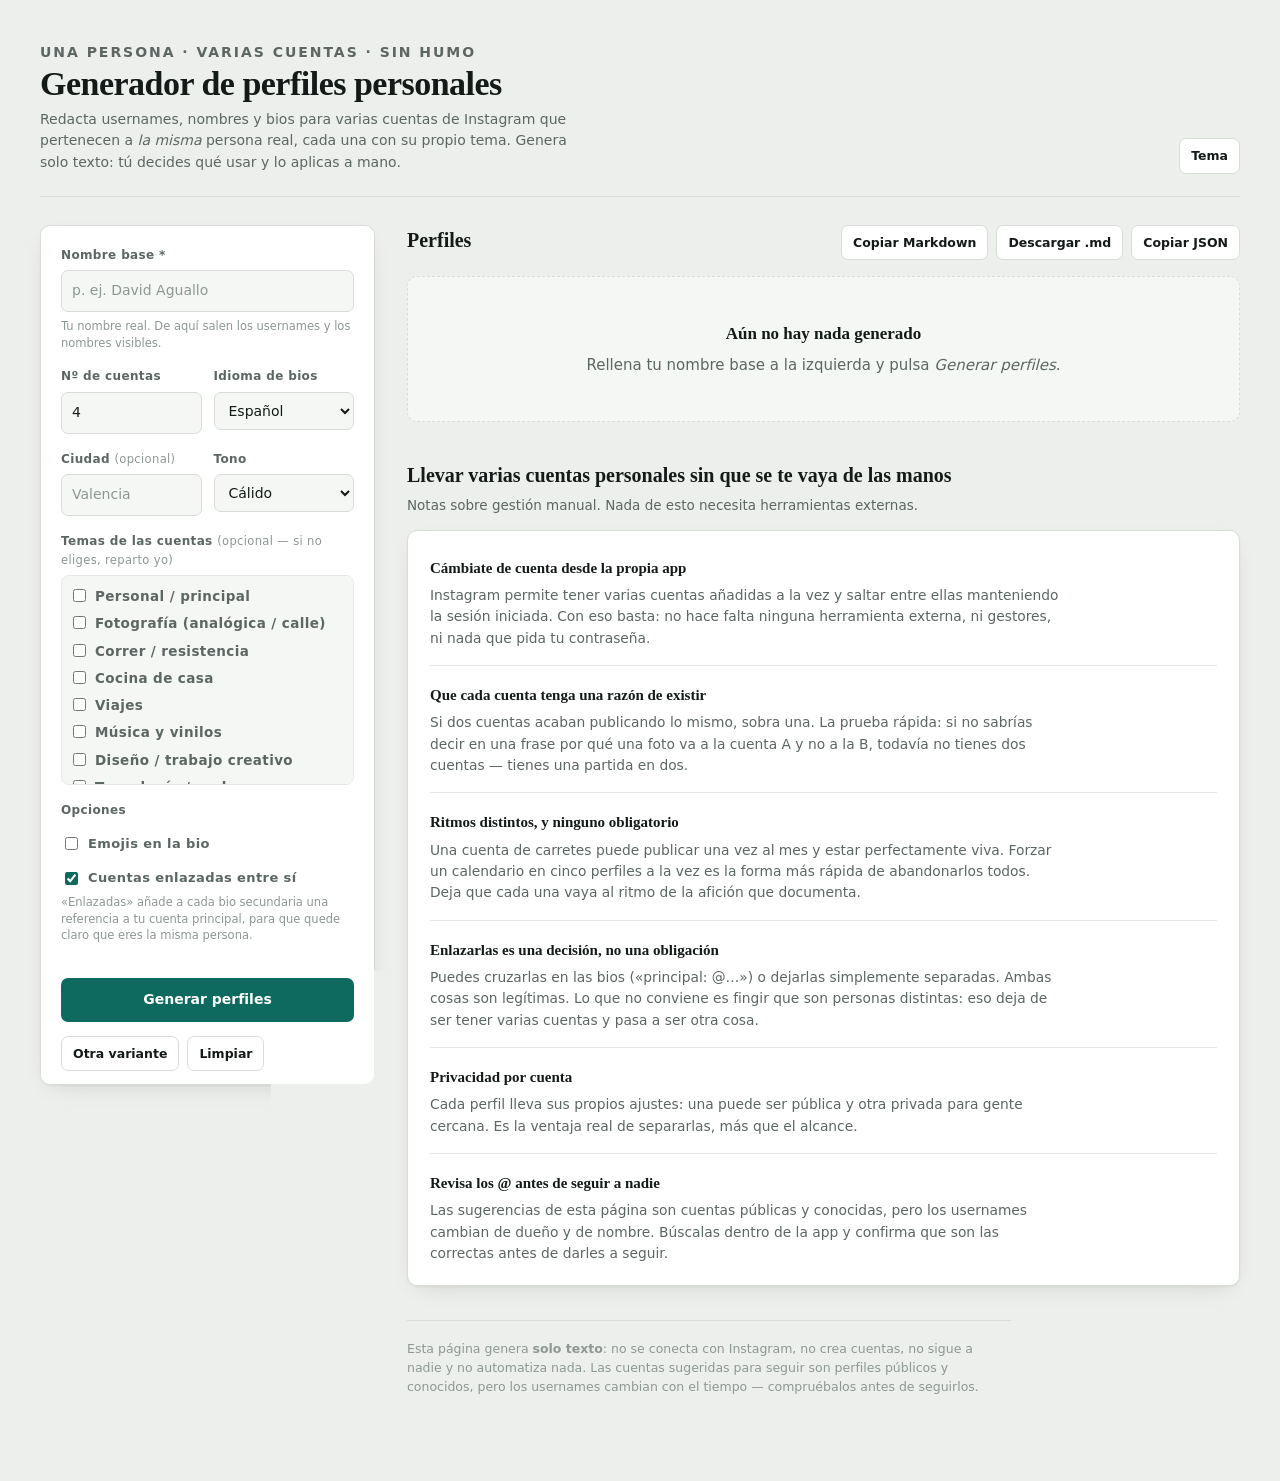
<file: index.html>
<!doctype html>
<html lang="es">
<head>
<meta charset="utf-8">
<meta name="viewport" content="width=device-width, initial-scale=1">
<title>Generador de perfiles — varias cuentas, una misma persona</title>
<meta name="description" content="Genera datos de perfil honestos para varias cuentas personales de Instagram que pertenecen a la misma persona.">
</head>
<body>
<style>
/* ---------- tokens: light is the base, both themes defined at token level ---------- */
:root{
  --ground:#edefec;
  --surface:#ffffff;
  --surface-2:#f5f7f4;
  --ink:#141a18;
  --muted:#5c6663;
  --faint:#8d9793;
  --line:#d8ddd8;
  --line-soft:#e6eae5;
  --accent:#0e6a5e;
  --accent-soft:#dcece8;
  --accent-ink:#0a4d44;
  --warm:#b8642a;
  --warm-soft:#f4e6da;
  --focus-ring:#0e6a5e;
  --on-accent:#ffffff;
  --shadow:0 1px 2px rgba(20,26,24,.05), 0 8px 24px -12px rgba(20,26,24,.18);
}
@media (prefers-color-scheme: dark){
  :root:not([data-theme="light"]){
    --ground:#0f1614;
    --surface:#18211e;
    --surface-2:#131b19;
    --ink:#e6eae7;
    --muted:#96a19d;
    --faint:#717d79;
    --line:#2a3532;
    --line-soft:#212b28;
    --accent:#4fbfa8;
    --accent-soft:#173029;
    --accent-ink:#8fd9c8;
    --warm:#e0955a;
    --warm-soft:#2e2318;
    --focus-ring:#4fbfa8;
    --on-accent:#08211c;
    --shadow:0 1px 2px rgba(0,0,0,.3), 0 8px 24px -12px rgba(0,0,0,.6);
  }
}
:root[data-theme="dark"]{
  --ground:#0f1614;
  --surface:#18211e;
  --surface-2:#131b19;
  --ink:#e6eae7;
  --muted:#96a19d;
  --faint:#717d79;
  --line:#2a3532;
  --line-soft:#212b28;
  --accent:#4fbfa8;
  --accent-soft:#173029;
  --accent-ink:#8fd9c8;
  --warm:#e0955a;
  --warm-soft:#2e2318;
  --focus-ring:#4fbfa8;
  --on-accent:#08211c;
  --shadow:0 1px 2px rgba(0,0,0,.3), 0 8px 24px -12px rgba(0,0,0,.6);
}

*{box-sizing:border-box}
html{-webkit-text-size-adjust:100%}
body{
  margin:0;
  background:var(--ground);
  color:var(--ink);
  font-family:system-ui,-apple-system,"Segoe UI",Roboto,"Helvetica Neue",sans-serif;
  font-size:15px;
  line-height:1.55;
  -webkit-font-smoothing:antialiased;
}
h1,h2,h3{font-family:ui-serif,Georgia,"Iowan Old Style","Palatino Linotype",serif;font-weight:600;text-wrap:balance;margin:0}
code,kbd,.mono{font-family:ui-monospace,"SF Mono",SFMono-Regular,Menlo,Consolas,"Liberation Mono",monospace}
a{color:var(--accent-ink)}
:focus-visible{outline:2px solid var(--focus-ring);outline-offset:2px;border-radius:3px}

/* ---------- shell ---------- */
.wrap{max-width:1240px;margin:0 auto;padding:0 20px 72px}

.masthead{
  display:flex;flex-wrap:wrap;align-items:flex-end;gap:16px 28px;
  padding:36px 0 22px;border-bottom:1px solid var(--line);margin-bottom:28px;
}
.masthead h1{font-size:clamp(24px,3.4vw,34px);letter-spacing:-.015em;line-height:1.15}
.masthead p{margin:6px 0 0;color:var(--muted);max-width:62ch;font-size:14px}
.eyebrow{
  font-size:11px;letter-spacing:.14em;text-transform:uppercase;color:var(--accent-ink);
  font-weight:600;margin:0 0 6px;
}
.mast-side{margin-left:auto;display:flex;gap:8px;align-items:center}

/* ---------- layout ---------- */
.cols{display:grid;grid-template-columns:335px minmax(0,1fr);gap:32px;align-items:start}
@media (max-width:940px){.cols{grid-template-columns:minmax(0,1fr);gap:24px}}
/* grid and flex items default to min-width:auto, so intrinsic input widths
   would otherwise force the track wider than the phone viewport */
.cols > *{min-width:0}

.panel{
  background:var(--surface);border:1px solid var(--line);border-radius:10px;
  padding:20px;box-shadow:var(--shadow);min-width:0;max-width:100%;
}
@media (min-width:941px){.panel.sticky{position:sticky;top:20px;max-height:calc(100vh - 40px);overflow-y:auto}}

.field{display:flex;flex-direction:column;gap:6px;margin-bottom:16px;min-width:0}
.field:last-of-type{margin-bottom:0}
label{font-size:12px;font-weight:600;letter-spacing:.03em;color:var(--muted)}
.hint{font-size:11.5px;color:var(--faint);line-height:1.45}
input[type=text],input[type=number],select,textarea{
  font:inherit;font-size:14px;color:var(--ink);background:var(--surface-2);
  border:1px solid var(--line);border-radius:7px;padding:9px 10px;width:100%;min-width:0;
}
input[type=text]:focus,input[type=number]:focus,select:focus{border-color:var(--accent)}
input[type=text]::placeholder{color:var(--faint)}
.row2{display:grid;grid-template-columns:minmax(0,1fr) minmax(0,1fr);gap:12px}
.row2 > *{min-width:0}

.checks{display:flex;flex-direction:column;gap:9px;border:1px solid var(--line-soft);border-radius:8px;padding:11px;max-height:210px;overflow-y:auto;background:var(--surface-2)}
.check{display:flex;gap:9px;align-items:flex-start;font-size:13.5px;line-height:1.35;cursor:pointer}
.check input{margin:2px 0 0;accent-color:var(--accent);flex:none}
.toggle-row{display:flex;gap:14px;flex-wrap:wrap;margin-top:8px}
.toggle{display:flex;gap:7px;align-items:center;font-size:13px;cursor:pointer}
.toggle input{accent-color:var(--accent)}

.btn{
  font:inherit;font-size:14px;font-weight:600;cursor:pointer;
  border-radius:7px;padding:10px 15px;border:1px solid transparent;
  transition:background .12s ease,border-color .12s ease,color .12s ease;
}
.btn-primary{background:var(--accent);color:var(--on-accent);width:100%}
.btn-primary:hover{filter:brightness(1.08)}
.btn-ghost{background:var(--surface);color:var(--ink);border-color:var(--line)}
.btn-ghost:hover{background:var(--surface-2);border-color:var(--accent)}
.btn-sm{padding:7px 11px;font-size:12.5px;font-weight:600}
.btn-row{display:flex;gap:8px;flex-wrap:wrap;margin-top:14px}

.err{color:var(--warm);font-size:12.5px;margin-top:8px;display:none}
.err.on{display:block}

/* ---------- results ---------- */
.results-head{display:flex;flex-wrap:wrap;gap:12px;align-items:baseline;margin-bottom:16px}
.results-head h2{font-size:20px}
.count{font-size:12.5px;color:var(--muted);font-variant-numeric:tabular-nums}
.export-row{margin-left:auto;display:flex;gap:8px;flex-wrap:wrap}

.empty{
  border:1px dashed var(--line);border-radius:10px;padding:44px 24px;text-align:center;
  color:var(--muted);background:var(--surface-2);
}
.empty strong{display:block;color:var(--ink);font-family:ui-serif,Georgia,serif;font-size:17px;margin-bottom:6px;font-weight:600}

.cards{display:flex;flex-direction:column;gap:14px}
.card{
  background:var(--surface);border:1px solid var(--line);border-radius:10px;
  padding:18px 20px 20px;box-shadow:var(--shadow);
}
.card-top{display:flex;gap:14px;align-items:flex-start;padding-bottom:12px;border-bottom:1px solid var(--line-soft)}
.num{
  font-family:ui-monospace,Menlo,monospace;font-size:11px;font-weight:600;
  color:var(--accent-ink);background:var(--accent-soft);border-radius:5px;
  padding:4px 7px;flex:none;letter-spacing:.05em;margin-top:2px;
}
.id{min-width:0;flex:1}
.card,.notes,.tbl-scroll,.empty{min-width:0;max-width:100%}
.handle{font-family:ui-monospace,Menlo,Consolas,monospace;font-size:16px;font-weight:600;letter-spacing:-.01em;word-break:break-all}
.dname{font-family:ui-serif,Georgia,serif;font-size:14.5px;color:var(--muted);margin-top:1px}
.copy-h{flex:none}

.bio{
  font-size:14.5px;margin:13px 0 0;padding:11px 13px;background:var(--surface-2);
  border-left:2px solid var(--accent);border-radius:0 7px 7px 0;
}
.bio-meta{font-size:11px;color:var(--faint);margin-top:5px;font-variant-numeric:tabular-nums}
.sect{margin-top:15px}
.sect h4{
  font-size:10.5px;text-transform:uppercase;letter-spacing:.13em;color:var(--faint);
  margin:0 0 6px;font-weight:700;font-family:inherit;
}
.focus{margin:0;font-size:13.8px;color:var(--muted)}
.chips{display:flex;flex-wrap:wrap;gap:6px}
.chip{
  font-family:ui-monospace,Menlo,monospace;font-size:12px;
  background:var(--surface-2);border:1px solid var(--line-soft);border-radius:20px;
  padding:4px 10px;color:var(--ink);
}
.tag{
  display:inline-block;font-size:11px;font-weight:600;letter-spacing:.04em;
  color:var(--warm);background:var(--warm-soft);border-radius:5px;padding:3px 8px;
}

/* ---------- table + notes ---------- */
.block{margin-top:38px}
.block > h2{font-size:20px;margin-bottom:4px}
.block > p.lede{color:var(--muted);font-size:13.5px;margin:0 0 14px;max-width:70ch}
.tbl-scroll{overflow-x:auto;border:1px solid var(--line);border-radius:10px;background:var(--surface)}
table{border-collapse:collapse;width:100%;min-width:720px;font-size:13.3px}
th,td{text-align:left;padding:10px 13px;border-bottom:1px solid var(--line-soft);vertical-align:top}
th{
  font-size:10.5px;text-transform:uppercase;letter-spacing:.11em;color:var(--faint);
  background:var(--surface-2);font-weight:700;white-space:nowrap;
}
tbody tr:last-child td{border-bottom:0}
td.h{font-family:ui-monospace,Menlo,monospace;white-space:nowrap;font-weight:600}

.notes{
  background:var(--surface);border:1px solid var(--line);border-radius:10px;
  padding:8px 22px 20px;box-shadow:var(--shadow);
}
.notes h3{font-size:15px;margin:18px 0 5px}
.notes p{margin:0;color:var(--muted);font-size:13.8px;max-width:72ch}
.notes .rule{height:1px;background:var(--line-soft);margin:16px 0 0}
.notes .rule:first-of-type{display:none}

.foot{margin-top:34px;padding-top:18px;border-top:1px solid var(--line);color:var(--faint);font-size:12.5px;max-width:76ch}

.toast{
  position:fixed;left:50%;bottom:26px;transform:translate(-50%,14px);
  background:var(--ink);color:var(--ground);padding:9px 17px;border-radius:7px;
  font-size:13px;font-weight:600;opacity:0;pointer-events:none;transition:opacity .18s ease,transform .18s ease;z-index:50;
}
.toast.on{opacity:1;transform:translate(-50%,0)}
@media (prefers-reduced-motion:reduce){*{transition:none!important;animation:none!important}}

/* ---------- small screens ---------- */
@media (max-width:640px){
  .wrap{padding:0 14px 56px}
  .masthead{padding:22px 0 16px;margin-bottom:20px;align-items:flex-start}
  .mast-side{margin-left:0}
  /* iOS zooms the viewport on focus when inputs are under 16px */
  input[type=text],input[type=number],select{font-size:16px;padding:11px 11px}
  .panel{padding:16px}
  .card{padding:16px 15px 18px}
  .card-top{gap:10px}
  .handle{font-size:15px}
  .checks{max-height:none}
  .btn{padding:12px 15px}
  .btn-sm{padding:9px 12px}
  .export-row{margin-left:0;width:100%}
  .export-row .btn{flex:1 1 auto}
  .results-head{gap:8px}
  .notes{padding:6px 16px 16px}
}
</style>

<div class="wrap">

  <header class="masthead">
    <div>
      <p class="eyebrow">Una persona · varias cuentas · sin humo</p>
      <h1>Generador de perfiles personales</h1>
      <p>Redacta usernames, nombres y bios para varias cuentas de Instagram que pertenecen a <em>la misma</em> persona real, cada una con su propio tema. Genera solo texto: tú decides qué usar y lo aplicas a mano.</p>
    </div>
    <div class="mast-side">
      <button class="btn btn-ghost btn-sm" id="theme" type="button" aria-label="Cambiar tema">Tema</button>
    </div>
  </header>

  <div class="cols">

    <!-- ---------------- controls ---------------- -->
    <form class="panel sticky" id="form" autocomplete="off" novalidate>
      <div class="field">
        <label for="name">Nombre base <span aria-hidden="true">*</span></label>
        <input type="text" id="name" placeholder="p. ej. David Aguallo" required>
        <span class="hint">Tu nombre real. De aquí salen los usernames y los nombres visibles.</span>
      </div>

      <div class="row2">
        <div class="field">
          <label for="count">Nº de cuentas</label>
          <input type="number" id="count" value="4" min="1" max="12">
        </div>
        <div class="field">
          <label for="lang">Idioma de bios</label>
          <select id="lang">
            <option value="es" selected>Español</option>
            <option value="en">English</option>
          </select>
        </div>
      </div>

      <div class="row2">
        <div class="field">
          <label for="city">Ciudad <span class="hint" style="font-weight:400">(opcional)</span></label>
          <input type="text" id="city" placeholder="Valencia">
        </div>
        <div class="field">
          <label for="tone">Tono</label>
          <select id="tone">
            <option value="minimo">Mínimo</option>
            <option value="calido" selected>Cálido</option>
            <option value="seco">Seco</option>
            <option value="jugueton">Juguetón</option>
          </select>
        </div>
      </div>

      <div class="field">
        <label>Temas de las cuentas <span class="hint" style="font-weight:400">(opcional — si no eliges, reparto yo)</span></label>
        <div class="checks" id="niches"></div>
      </div>

      <div class="field">
        <label>Opciones</label>
        <div class="toggle-row">
          <label class="toggle"><input type="checkbox" id="emoji"> Emojis en la bio</label>
          <label class="toggle"><input type="checkbox" id="linked" checked> Cuentas enlazadas entre sí</label>
        </div>
        <span class="hint">«Enlazadas» añade a cada bio secundaria una referencia a tu cuenta principal, para que quede claro que eres la misma persona.</span>
      </div>

      <button class="btn btn-primary" type="submit" style="margin-top:18px">Generar perfiles</button>
      <p class="err" id="err">Escribe un nombre base para empezar.</p>
      <div class="btn-row">
        <button class="btn btn-ghost btn-sm" type="button" id="btn-reshuffle">Otra variante</button>
        <button class="btn btn-ghost btn-sm" type="button" id="btn-reset">Limpiar</button>
      </div>
    </form>

    <!-- ---------------- results ---------------- -->
    <main>
      <div class="results-head">
        <h2>Perfiles</h2>
        <span class="count" id="count-label"></span>
        <div class="export-row" id="exports" hidden>
          <button class="btn btn-ghost btn-sm" type="button" id="cp-md">Copiar Markdown</button>
          <button class="btn btn-ghost btn-sm" type="button" id="dl-md">Descargar .md</button>
          <button class="btn btn-ghost btn-sm" type="button" id="cp-json">Copiar JSON</button>
        </div>
      </div>

      <div id="out">
        <div class="empty">
          <strong>Aún no hay nada generado</strong>
          Rellena tu nombre base a la izquierda y pulsa <em>Generar perfiles</em>.
        </div>
      </div>

      <section class="block" id="tbl-block" hidden>
        <h2>Tabla resumen</h2>
        <p class="lede">Las mismas cuentas en una vista compacta, para revisarlas de un vistazo antes de decidir cuáles te quedas.</p>
        <div class="tbl-scroll">
          <table>
            <thead><tr><th>Username</th><th>Nombre visible</th><th>Bio</th><th>Enfoque</th></tr></thead>
            <tbody id="tbody"></tbody>
          </table>
        </div>
      </section>

      <section class="block">
        <h2>Llevar varias cuentas personales sin que se te vaya de las manos</h2>
        <p class="lede">Notas sobre gestión manual. Nada de esto necesita herramientas externas.</p>
        <div class="notes" id="notes"></div>
      </section>

      <p class="foot">
        Esta página genera <strong>solo texto</strong>: no se conecta con Instagram, no crea cuentas, no sigue a nadie y no automatiza nada. Las cuentas sugeridas para seguir son perfiles públicos y conocidos, pero los usernames cambian con el tiempo — compruébalos antes de seguirlos.
      </p>
    </main>
  </div>
</div>

<div class="toast" id="toast" role="status" aria-live="polite"></div>

<script>
"use strict";

/* ============================ data ============================ */

const NICHES = {
  general: {
    label:"Personal / principal", emoji:"🙂", tokens:["","real","aqui","daily"],
    frag:{
      es:["lo que me da la gana","fotos sin criterio","cuaderno abierto","la vida a ratos","aquí lo normal","sin tema fijo"],
      en:["whatever I feel like","photos with no filter policy","open notebook","life in fragments","nothing curated","no fixed theme"]
    },
    focus:{
      es:"La cuenta madre: gente, comidas, viajes cortos y lo que pase. Es la que enseñas cuando alguien te pregunta cuál es tu Instagram.",
      en:"The home base: people, meals, short trips, whatever happens. This is the one you give out when someone asks for your Instagram."
    },
    follows:["@natgeo","@nasa","@humansofny","@nytimes","@bbc","@thedodo","@spotify","@ted"]
  },
  photography: {
    label:"Fotografía (analógica / calle)", emoji:"📷", tokens:["shoots","onfilm","frames","35mm","carrete"],
    frag:{
      es:["35mm y paciencia","reveladas en casa","luz de las siete de la tarde","un carrete al mes","casi todo en blanco y negro","calle, sobre todo"],
      en:["35mm and patience","developed at home","seven o'clock light","one roll a month","mostly black and white","street, mainly"]
    },
    focus:{
      es:"Solo fotografía, y sin explicaciones largas debajo. Publica poco y por tandas, cuando termina un carrete.",
      en:"Photography only, with no long captions underneath. Posts rarely and in batches, whenever a roll finishes."
    },
    follows:["@natgeo","@magnumphotos","@leica_camera","@ilfordphoto","@kodak","@lensculture","@sonyalpha","@thephotosociety","@canonusa","@nikonusa"]
  },
  running: {
    label:"Correr / resistencia", emoji:"🏃", tokens:["runs","kms","corre","onfoot","millas"],
    frag:{
      es:["kilómetros lentos, casi siempre","entreno para el próximo dorsal","salgo antes de que amanezca","asfalto y algo de monte","cinco días por semana","el ritmo ya llegará"],
      en:["slow miles, mostly","training for the next bib","out before sunrise","road with a bit of trail","five days a week","the pace will come"]
    },
    focus:{
      es:"Un diario de entrenamiento en público: rutas, sensaciones y alguna carrera. Sirve de recordatorio para no saltarse los días malos.",
      en:"A training log kept in public: routes, how it felt, the occasional race. It exists to make the bad days harder to skip."
    },
    follows:["@nikerunning","@runnersworldmag","@strava","@adidasrunning","@asics","@brooksrunning","@onrunning","@eliudkipchoge","@hoka","@garmin"]
  },
  cooking: {
    label:"Cocina de casa", emoji:"🍳", tokens:["cocina","cooks","kitchen","fuego","recetas"],
    frag:{
      es:["cocino casi todos los días","recetas cortas, ingredientes normales","pan los domingos","lo que sale, sale","sin fotos bonitas","la cena de anoche"],
      en:["I cook most days","short recipes, normal ingredients","bread on Sundays","it turns out or it doesn't","no pretty plating","last night's dinner"]
    },
    focus:{
      es:"Cocina real de diario, con platos que se repiten y errores incluidos. Nada de producción: se fotografía y se cena.",
      en:"Everyday home cooking, repeat dishes and failures included. No production: photo taken, then dinner."
    },
    follows:["@bonappetitmag","@nytcooking","@seriouseats","@jamieoliver","@ottolenghi","@massimobottura","@smittenkitchen","@kingarthurbaking","@davidchang"]
  },
  travel: {
    label:"Viajes", emoji:"🧭", tokens:["viaja","travels","mapa","goes","rutas"],
    frag:{
      es:["mapas doblados y billetes sueltos","viajo despacio","sitios pequeños, casi siempre","cuadernos y trenes","sin itinerario cerrado","vuelvo a los mismos sitios"],
      en:["folded maps and loose tickets","I travel slowly","small places, usually","notebooks and trains","no fixed itinerary","I go back to the same places"]
    },
    focus:{
      es:"Viajes contados sin prisa, con más detalle del sitio que de uno mismo. Se actualiza a rachas, cuando hay algo que contar.",
      en:"Trips told slowly, with more attention on the place than on yourself. Updates in bursts, when there's something worth saying."
    },
    follows:["@natgeotravel","@lonelyplanet","@beautifuldestinations","@cntraveler","@afarmedia","@travelandleisure","@nationalparkservice","@airbnb"]
  },
  music: {
    label:"Música y vinilos", emoji:"🎧", tokens:["escucha","listens","vinilo","spins","discos"],
    frag:{
      es:["lo que suena esta semana","vinilos de segunda mano","conciertos pequeños","recomendaciones sin pedir","discos enteros, no canciones","tocadiscos y poco más"],
      en:["what's playing this week","second-hand vinyl","small venues","unsolicited recommendations","full albums, not singles","a turntable and not much else"]
    },
    focus:{
      es:"Una estantería de discos en versión pública: hallazgos, entradas de conciertos y notas cortas. Sin pretensión de crítica.",
      en:"A record shelf in public form: finds, gig tickets, short notes. Makes no claim to be criticism."
    },
    follows:["@spotify","@pitchfork","@rollingstone","@nprmusic","@bandcamp","@discogs","@vinylmeplease","@boilerroomtv","@thirdmanrecords"]
  },
  design: {
    label:"Diseño / trabajo creativo", emoji:"✏️", tokens:["design","estudio","works","taller","draws"],
    frag:{
      es:["bocetos antes que resultados","tipografía y márgenes","trabajo en curso","cosas a medio terminar","carpeta de referencias","el proceso, no el porfolio"],
      en:["sketches before results","type and margins","work in progress","half-finished things","a folder of references","the process, not the portfolio"]
    },
    focus:{
      es:"El taller abierto: pruebas, descartes y referencias que guardas. Más útil para ti que para un cliente.",
      en:"The workshop with the door open: tests, rejects, references worth keeping. More useful to you than to a client."
    },
    follows:["@behance","@dribbble","@itsnicethat","@designmilk","@adobe","@pentagramdesign","@figma","@designboom"]
  },
  tech: {
    label:"Tecnología / cacharreo", emoji:"⌨️", tokens:["builds","codigo","dev","cacharrea","makes"],
    frag:{
      es:["proyectos que igual no acabo","cacharreo de fin de semana","cables por todas partes","aprendo en público","cosas pequeñas que funcionan","documentando sobre la marcha"],
      en:["projects I may never finish","weekend tinkering","cables everywhere","learning in public","small things that work","documenting as I go"]
    },
    focus:{
      es:"Proyectos personales enseñados a medio hacer: montajes, pantallas y algún fracaso. El registro importa más que el acabado.",
      en:"Personal projects shown half-built: rigs, screens, the occasional failure. The record matters more than the finish."
    },
    follows:["@github","@figma","@vercel","@wired","@theverge","@techcrunch","@arduino","@raspberrypifoundation"]
  },
  coffee: {
    label:"Café", emoji:"☕", tokens:["cafe","brews","coffee","tuesta","cups"],
    frag:{
      es:["filtrado, casi siempre","tuestes de la semana","molinillo y balanza","cafeterías del barrio","una taza y a empezar","apuntes de cata sin rigor"],
      en:["filter, mostly","this week's roast","grinder and scale","neighbourhood cafés","one cup, then start","tasting notes, loosely"]
    },
    focus:{
      es:"Café como afición pequeña y constante: recetas, tuestes y sitios donde repites. Tono tranquilo, nada de gurú.",
      en:"Coffee as a small, steady hobby: recipes, roasts, places worth returning to. Calm tone, no guru energy."
    },
    follows:["@sprudge","@baristamagazine","@bluebottle","@stumptowncoffee","@counterculturecoffee","@jameshoffmann","@lamarzoccohome","@onyxcoffeelab"]
  },
  cycling: {
    label:"Ciclismo", emoji:"🚲", tokens:["pedalea","rides","bici","onbike","rueda"],
    frag:{
      es:["salidas largas los sábados","subo despacio, bajo peor","la bici siempre sucia","rutas de casa al puerto","café a mitad de ruta","mucho llano y algún puerto"],
      en:["long rides on Saturdays","slow up, worse down","the bike is never clean","routes from home to the climb","coffee at the halfway point","flat roads and the odd climb"]
    },
    focus:{
      es:"Rutas, perfiles y averías de carretera. Se publica después de salir, nunca antes.",
      en:"Routes, elevation profiles and roadside repairs. Posted after the ride, never before."
    },
    follows:["@rapha","@trekbikes","@iamspecialized","@gcntv","@rouleurmagazine","@castellicycling","@letourdefrance","@canyon"]
  },
  books: {
    label:"Libros y lectura", emoji:"📚", tokens:["lee","reads","libros","pages","subraya"],
    frag:{
      es:["lo que estoy leyendo","subrayados y poco más","novela y ensayo, a partes","pila de pendientes creciendo","bibliotecas antes que librerías","un libro por foto"],
      en:["whatever I'm reading","underlinings, not reviews","fiction and essays, in turns","the to-read pile keeps growing","libraries before bookshops","one book per photo"]
    },
    focus:{
      es:"Un registro de lecturas con citas cortas y portadas. Sin puntuaciones ni reseñas largas.",
      en:"A reading log of short quotes and covers. No ratings, no long reviews."
    },
    follows:["@nytbooks","@penguinrandomhouse","@goodreads","@parisreview","@lithub","@strandbookstore","@libraryofcongress","@penguinukbooks"]
  },
  art: {
    label:"Arte y museos", emoji:"🖼️", tokens:["mira","looks","museos","sees","salas"],
    frag:{
      es:["salas vacías entre semana","detalles, no cuadros enteros","entradas guardadas","voy solo y sin prisa","exposiciones que repito","fotos torcidas de museo"],
      en:["empty galleries on weekdays","details, not whole paintings","ticket stubs kept","I go alone and slowly","shows I visit twice","crooked museum photos"]
    },
    focus:{
      es:"Visitas a exposiciones contadas por detalles pequeños. Más apuntes personales que divulgación.",
      en:"Exhibition visits told through small details. Closer to personal notes than to commentary."
    },
    follows:["@moma","@tate","@metmuseum","@guggenheim","@thebroad","@artsy","@museodelprado","@centrepompidou"]
  },
  film: {
    label:"Cine", emoji:"🎬", tokens:["ve","watches","cine","screens","butaca"],
    frag:{
      es:["salas antes que sofá","sesiones de tarde","apuntes de una línea","reposiciones y clásicos","entradas en la cartera","veo más de lo que comento"],
      en:["cinema before sofa","afternoon screenings","one-line notes","revivals and classics","tickets in my wallet","I watch more than I post"]
    },
    focus:{
      es:"Diario de películas con comentarios brevísimos. Se alimenta de entradas de cine y fotogramas.",
      en:"A film diary with very short comments. Fed by ticket stubs and stills."
    },
    follows:["@a24","@criterioncollection","@letterboxd","@mubi","@sundanceorg","@tiff_net","@bfi","@festivaldecannes"]
  },
  outdoors: {
    label:"Montaña / naturaleza", emoji:"⛰️", tokens:["monte","hikes","sendero","outside","cumbres"],
    frag:{
      es:["fines de semana fuera","botas y mapa de papel","cumbres modestas","sin cobertura, mejor","duermo fuera cuando puedo","el mismo valle una y otra vez"],
      en:["weekends outside","boots and a paper map","modest summits","no signal, even better","I sleep outside when I can","the same valley, again"]
    },
    focus:{
      es:"Salidas al monte contadas sin épica: rutas conocidas, mal tiempo y termos. Actualiza los lunes.",
      en:"Time outdoors told without heroics: familiar routes, bad weather, thermos flasks. Updates on Mondays."
    },
    follows:["@rei","@patagonia","@thenorthface","@outsidemagazine","@nationalparkservice","@alexhonnold","@arcteryx","@merrell"]
  },
  plants: {
    label:"Plantas y huerto", emoji:"🌿", tokens:["planta","grows","huerto","riega","macetas"],
    frag:{
      es:["balcón lleno hasta arriba","esquejes que a veces salen","tomates con más fe que técnica","riego los martes","tierra bajo las uñas","aprendo matando plantas"],
      en:["a balcony packed full","cuttings that sometimes take","tomatoes on faith more than skill","watering on Tuesdays","soil under my nails","learning by killing plants"]
    },
    focus:{
      es:"Un huerto de balcón documentado mes a mes, con bajas incluidas. Práctico, nada aspiracional.",
      en:"A balcony garden documented month by month, casualties included. Practical, not aspirational."
    },
    follows:["@kewgardens","@thesill","@gardenista","@nybg","@houseplantjournal","@patchplants","@rhshampton","@monrovia"]
  },
  fitness: {
    label:"Gimnasio / fuerza", emoji:"🏋️", tokens:["entrena","lifts","fuerza","trains","barra"],
    frag:{
      es:["barra, discos y poco más","progresión lenta","cuatro días por semana","sin dietas milagro","el mismo programa desde hace meses","aburrido a propósito"],
      en:["barbell, plates, not much else","slow progression","four days a week","no miracle diets","same programme for months","boring on purpose"]
    },
    focus:{
      es:"Registro de entrenamientos de fuerza: series, marcas y estancamientos. Honesto con lo que no avanza.",
      en:"A strength training log: sets, PRs and plateaus. Honest about what isn't moving."
    },
    follows:["@nike","@lululemon","@gymshark","@crossfit","@menshealthmag","@womenshealthmag","@therock","@strava"]
  },
  business: {
    label:"Proyecto propio / negocio", emoji:"📦", tokens:["studio","proyecto","shop","taller","co"],
    frag:{
      es:["proyecto pequeño, hecho a mano","pedidos por mensaje","lo hago yo, de principio a fin","envíos los jueves","poca cantidad, sin prisa","el taller por dentro"],
      en:["a small project, made by hand","orders by message","I make it start to finish","shipping on Thursdays","small batches, no rush","the workshop from inside"]
    },
    focus:{
      es:"La cara pública de un proyecto propio: producto, taller y pedidos. Es la única cuenta que vende algo, y lo dice claro.",
      en:"The public face of a small venture: product, workshop, orders. The only account that sells anything, and it says so plainly."
    },
    follows:["@shopify","@etsy","@squarespace","@forbes","@incmagazine","@entrepreneur","@canva","@mailchimp"]
  },
  cars: {
    label:"Coches / motor", emoji:"🏎️", tokens:["motor","drives","garaje","coches","rpm"],
    frag:{
      es:["garaje más que carretera","clásicos con óxido","llaves y grasa","el mismo coche desde 2016","arreglos de domingo","circuitos por televisión"],
      en:["garage more than road","classics with rust","spanners and grease","same car since 2016","Sunday repairs","circuits watched on TV"]
    },
    focus:{
      es:"Mecánica de garaje y coches que interesan por viejos, no por rápidos. Fotos sucias, a propósito.",
      en:"Garage mechanics and cars that matter for being old, not fast. Dirty photos, deliberately."
    },
    follows:["@petrolicious","@topgear","@porsche","@donutmedia","@motortrend","@formula1","@hagerty","@goodwoodrrc"]
  },
  skate: {
    label:"Skate", emoji:"🛹", tokens:["skates","tabla","rolls","patina","spots"],
    frag:{
      es:["spots del barrio","clips malos, buenos días","la misma tabla hasta que parta","aprendiendo tarde","caídas incluidas","de noche, en el parking"],
      en:["neighbourhood spots","bad clips, good days","same deck until it snaps","learning late","falls included","night sessions in the car park"]
    },
    focus:{
      es:"Clips cortos y spots repetidos, sin producción. Se publica lo que salga, aunque no salga.",
      en:"Short clips and repeat spots, no production. Whatever lands gets posted — and sometimes what doesn't."
    },
    follows:["@thrashermag","@vans","@tonyhawk","@nikesb","@transworldskate","@element","@santacruzskateboards","@thebriefingskate"]
  },
  gaming: {
    label:"Videojuegos", emoji:"🎮", tokens:["juega","plays","gg","partidas","mando"],
    frag:{
      es:["partidas largas, pocas noches","backlog imposible","capturas en vez de reseñas","juegos viejos sobre todo","cooperativo con los de siempre","sin directos, solo fotos"],
      en:["long sessions, few nights","an impossible backlog","screenshots instead of reviews","mostly old games","co-op with the usual crew","no streams, just stills"]
    },
    focus:{
      es:"Capturas y partidas comentadas en corto. No es una cuenta de creador: es un álbum.",
      en:"Screenshots and short notes on what you're playing. Not a creator account — an album."
    },
    follows:["@ign","@playstation","@xbox","@nintendo","@twitch","@gamespot","@rockstargames","@bethesda"]
  }
};

const ASIDES = {
  seco:      {es:["Sin más.","Ya está.","No hay estrategia."],                 en:["That's it.","Nothing more.","No strategy here."]},
  calido:    {es:["Gracias por pasarte.","Me alegra que estés por aquí.","Bienvenido."], en:["Thanks for stopping by.","Glad you're here.","Welcome in."]},
  jugueton:  {es:["Aviso: mucho scroll.","Sí, otra cuenta mía.","Perdón por adelantado."], en:["Warning: heavy scrolling.","Yes, another one of mine.","Sorry in advance."]},
  minimo:    {es:[], en:[]}
};

const JOINER = {seco:". ", calido:". ", minimo:" · ", jugueton:" · "};

const NOTES = [
  {h:{es:"Cámbiate de cuenta desde la propia app",en:"Switch accounts inside the app"},
   p:{es:"Instagram permite tener varias cuentas añadidas a la vez y saltar entre ellas manteniendo la sesión iniciada. Con eso basta: no hace falta ninguna herramienta externa, ni gestores, ni nada que pida tu contraseña.",
      en:"Instagram lets you add several accounts at once and switch between them while staying logged in. That's enough: no external tools, no managers, nothing that asks for your password."}},
  {h:{es:"Que cada cuenta tenga una razón de existir",en:"Give each account a reason to exist"},
   p:{es:"Si dos cuentas acaban publicando lo mismo, sobra una. La prueba rápida: si no sabrías decir en una frase por qué una foto va a la cuenta A y no a la B, todavía no tienes dos cuentas — tienes una partida en dos.",
      en:"If two accounts end up posting the same thing, one of them is redundant. Quick test: if you can't say in one sentence why a photo goes to account A instead of B, you don't have two accounts yet — you have one, split."}},
  {h:{es:"Ritmos distintos, y ninguno obligatorio",en:"Different rhythms, none of them mandatory"},
   p:{es:"Una cuenta de carretes puede publicar una vez al mes y estar perfectamente viva. Forzar un calendario en cinco perfiles a la vez es la forma más rápida de abandonarlos todos. Deja que cada una vaya al ritmo de la afición que documenta.",
      en:"A film photography account can post once a month and be perfectly alive. Forcing a calendar onto five profiles at once is the fastest way to abandon all of them. Let each one move at the pace of the hobby it documents."}},
  {h:{es:"Enlazarlas es una decisión, no una obligación",en:"Linking them is a choice, not a duty"},
   p:{es:"Puedes cruzarlas en las bios («principal: @…») o dejarlas simplemente separadas. Ambas cosas son legítimas. Lo que no conviene es fingir que son personas distintas: eso deja de ser tener varias cuentas y pasa a ser otra cosa.",
      en:"You can cross-reference them in the bios (\"main: @…\") or just keep them separate. Both are legitimate. What doesn't work is pretending they're different people — at that point it stops being multiple accounts and becomes something else."}},
  {h:{es:"Privacidad por cuenta",en:"Privacy per account"},
   p:{es:"Cada perfil lleva sus propios ajustes: una puede ser pública y otra privada para gente cercana. Es la ventaja real de separarlas, más que el alcance.",
      en:"Each profile carries its own settings: one can be public and another private for close friends. That's the real advantage of splitting them — more than reach."}},
  {h:{es:"Revisa los @ antes de seguir a nadie",en:"Check handles before you follow"},
   p:{es:"Las sugerencias de esta página son cuentas públicas y conocidas, pero los usernames cambian de dueño y de nombre. Búscalas dentro de la app y confirma que son las correctas antes de darles a seguir.",
      en:"The suggestions on this page are well-known public accounts, but usernames change hands and change names. Search for them inside the app and confirm before you follow."}}
];

/* ============================ helpers ============================ */

function hash(str){let h=2166136261;for(let i=0;i<str.length;i++){h^=str.charCodeAt(i);h=Math.imul(h,16777619)}return h>>>0}
function rng(seed){let a=seed>>>0;return function(){a|=0;a=a+0x6D2B79F5|0;let t=Math.imul(a^a>>>15,1|a);t=t+Math.imul(t^t>>>7,61|t)^t;return((t^t>>>14)>>>0)/4294967296}}
function pick(r,arr){return arr[Math.floor(r()*arr.length)]}
function sample(r,arr,n){const c=arr.slice();for(let i=c.length-1;i>0;i--){const j=Math.floor(r()*(i+1));[c[i],c[j]]=[c[j],c[i]]}return c.slice(0,Math.min(n,c.length))}
const esc=s=>String(s).replace(/[&<>"']/g,m=>({"&":"&amp;","<":"&lt;",">":"&gt;",'"':"&quot;","'":"&#39;"}[m]));

function slug(s){
  return s.normalize("NFD").replace(/[\u0300-\u036f]/g,"")
          .toLowerCase().replace(/[^a-z0-9]/g,"");
}

function nameParts(full){
  const bits=full.trim().split(/\s+/).filter(Boolean);
  return {first:bits[0]||"", last:bits.length>1?bits[bits.length-1]:"", all:bits};
}

/* ---- username ---- */
function makeHandle(r,np,niche,taken){
  const f=slug(np.first), l=slug(np.last);
  const tok=slug(pick(r,NICHES[niche].tokens));
  const cands=[];
  if(tok){
    cands.push(`${f}.${tok}`, `${f}${tok}`, `${f}_${tok}`, `${tok}.${f}`);
    if(l) cands.push(`${f}${l[0]}.${tok}`, `${f}.${l}.${tok}`.slice(0,20));
  }
  if(l) cands.push(`${f}.${l}`, `${f}${l}`, `${f}_${l}`, `${f}${l[0]}`);
  cands.push(f, `${f}.aqui`, `${f}${Math.floor(r()*89)+10}`);

  for(const c of cands.sort(()=>r()-.5)){
    const h=c.replace(/^[._]+|[._]+$/g,"").slice(0,20);
    if(h.length>=4 && !taken.has(h)){taken.add(h);return h}
  }
  let i=2, base=(f+tok).slice(0,16)||"cuenta";
  while(taken.has(base+i)) i++;
  taken.add(base+i); return base+i;
}

/* ---- display name ---- */
function makeDisplay(r,np,niche,lang,isMain){
  const full=np.all.join(" ");
  const initial=np.last?`${np.first} ${np.last[0]}.`:np.first;
  const label=NICHES[niche].label.split(/[/(]/)[0].trim();
  const opts=isMain
    ? [full, full, initial, full.toLowerCase()]
    : [full, `${full} · ${label}`, `${np.first} — ${label}`, initial, `${full} | ${label}`];
  return pick(r,opts);
}

/* ---- bio ---- */
function makeBio(r,np,niche,{lang,city,tone,emoji,linked},mainHandle,isMain){
  const n=NICHES[niche];
  const frs=sample(r,n.frag[lang],2);
  const parts=frs.slice();
  if(city) parts.push(lang==="es"?`En ${city}`:`Based in ${city}`);
  const asides=ASIDES[tone][lang];
  if(asides.length && r()>.35) parts.push(pick(r,asides).replace(/\.$/,""));
  if(linked && !isMain && mainHandle) parts.push(lang==="es"?`Principal: @${mainHandle}`:`Main: @${mainHandle}`);

  const j=JOINER[tone];
  const lead=emoji?n.emoji+" ":"";
  // sentence tones read as prose, so each fragment gets a capital; " · " tones stay lowercase
  const sentence=(tone==="seco"||tone==="calido");
  const cap=s=>s.charAt(0).toUpperCase()+s.slice(1);
  let out="";
  for(const p of parts){
    const piece=sentence?cap(p):p;
    const next=out?out+j+piece:lead+piece;
    if(next.length>150) break;
    out=next;
  }
  if(!out) out=(lead+(sentence?cap(frs[0]):frs[0])).slice(0,150);
  if(sentence && !/[.!?]$/.test(out) && out.length<150) out+=".";
  return out;
}

/* ---- focus ---- */
function makeFocus(r,niche,{lang,tone,linked},isMain,mainHandle){
  const base=NICHES[niche].focus[lang];
  const toneLine={
    seco:{es:"El tono es seco y directo, sin adornos.",en:"The tone is dry and direct, no decoration."},
    calido:{es:"El tono es cercano, como hablar con un amigo.",en:"The tone is warm, like talking to a friend."},
    minimo:{es:"El tono es mínimo: poco texto, mucha imagen.",en:"The tone is minimal: little text, mostly image."},
    jugueton:{es:"El tono es desenfadado, con humor propio.",en:"The tone is playful, with its own sense of humour."}
  }[tone][lang];
  let third="";
  if(!isMain && linked && mainHandle) third=lang==="es"?` Enlaza abiertamente con @${mainHandle}.`:` Openly links back to @${mainHandle}.`;
  else if(isMain) third=lang==="es"?" Es el punto de partida del resto.":" It's the starting point for the others.";
  return `${base} ${toneLine}${third}`;
}

/* ============================ generate ============================ */

let CURRENT=null;

function generate(cfg,seed){
  const r=rng(seed);
  const np=nameParts(cfg.name);
  const keys=Object.keys(NICHES);

  // niche assignment: chosen ones first, then filled from the rest
  let chosen=cfg.niches.slice();
  if(!chosen.length) chosen=["general"];
  else if(!chosen.includes("general") && cfg.count>chosen.length) chosen.unshift("general");
  const rest=sample(r,keys.filter(k=>!chosen.includes(k)),keys.length);
  const assigned=[];
  for(let i=0;i<cfg.count;i++) assigned.push(chosen[i] ?? rest[(i-chosen.length)%rest.length] ?? keys[i%keys.length]);

  const taken=new Set();
  const accounts=[];
  let mainHandle=null;

  assigned.forEach((niche,i)=>{
    const isMain=i===0;
    const handle=makeHandle(r,np,niche,taken);
    if(isMain) mainHandle=handle;
    accounts.push({
      n:i+1, niche,
      nicheLabel:NICHES[niche].label,
      handle,
      display:makeDisplay(r,np,niche,cfg.lang,isMain),
      bio:makeBio(r,np,niche,cfg,mainHandle,isMain),
      focus:makeFocus(r,niche,cfg,isMain,mainHandle),
      follows:sample(r,NICHES[niche].follows,5+Math.floor(r()*4)),
      isMain
    });
  });
  return accounts;
}

/* ============================ render ============================ */

function render(accounts,cfg){
  const out=document.getElementById("out");
  out.innerHTML=`<div class="cards">${accounts.map(a=>`
    <article class="card">
      <div class="card-top">
        <span class="num">${String(a.n).padStart(2,"0")}</span>
        <div class="id">
          <div class="handle">@${esc(a.handle)}</div>
          <div class="dname">${esc(a.display)}</div>
        </div>
        <button class="btn btn-ghost btn-sm copy-h" type="button" data-copy="@${esc(a.handle)}">Copiar</button>
      </div>
      <p class="bio">${esc(a.bio)}</p>
      <div class="bio-meta">${a.bio.length}/150 caracteres${a.isMain?" · cuenta principal":""}</div>
      <div class="sect">
        <h4>Enfoque</h4>
        <span class="tag">${esc(a.nicheLabel)}</span>
        <p class="focus" style="margin-top:7px">${esc(a.focus)}</p>
      </div>
      <div class="sect">
        <h4>Cuentas reales que encajan con este perfil (${a.follows.length})</h4>
        <div class="chips">${a.follows.map(f=>`<span class="chip">${esc(f)}</span>`).join("")}</div>
      </div>
    </article>`).join("")}</div>`;

  document.getElementById("tbody").innerHTML=accounts.map(a=>`
    <tr><td class="h">@${esc(a.handle)}</td><td>${esc(a.display)}</td><td>${esc(a.bio)}</td><td>${esc(a.nicheLabel)}</td></tr>`).join("");

  document.getElementById("tbl-block").hidden=false;
  document.getElementById("exports").hidden=false;
  document.getElementById("count-label").textContent=`${accounts.length} ${accounts.length===1?"cuenta":"cuentas"} · una sola persona`;
  out.querySelectorAll("[data-copy]").forEach(b=>b.addEventListener("click",()=>copy(b.dataset.copy,"Username copiado")));
}

function renderNotes(lang){
  document.getElementById("notes").innerHTML=NOTES.map(n=>
    `<div class="rule"></div><h3>${esc(n.h[lang])}</h3><p>${esc(n.p[lang])}</p>`).join("");
}

/* ============================ export ============================ */

function toMarkdown(accounts,cfg){
  const L=cfg.lang==="es";
  let m=`# ${cfg.name} — ${accounts.length} ${L?"cuentas personales":"personal accounts"}\n\n`;
  m+=L?"> Todas las cuentas pertenecen a la misma persona. Cada una tiene su propio tema; ninguna finge ser otra persona.\n\n"
      :"> All accounts belong to the same person. Each has its own focus; none pretends to be someone else.\n\n";

  accounts.forEach(a=>{
    m+=`### ${L?"Cuenta":"Account"} ${String(a.n).padStart(2,"0")}\n`;
    m+=`- Username: @${a.handle}\n`;
    m+=`- ${L?"Nombre visible":"Display name"}: ${a.display}\n`;
    m+=`- Bio: ${a.bio}\n`;
    m+=`- ${L?"Enfoque / personalidad":"Focus / personality"}: ${a.focus}\n`;
    m+=`- ${L?"Cuentas sugeridas para seguir":"Suggested accounts to follow"}:\n`;
    a.follows.forEach((f,i)=>{m+=`  ${i+1}. ${f}\n`});
    m+="\n";
  });

  m+=`## ${L?"Tabla resumen":"Summary table"}\n\n`;
  m+=`| Username | ${L?"Nombre visible":"Display name"} | Bio | ${L?"Enfoque":"Focus"} |\n|---|---|---|---|\n`;
  accounts.forEach(a=>{m+=`| @${a.handle} | ${a.display} | ${a.bio.replace(/\|/g,"\\|")} | ${a.nicheLabel} |\n`});

  m+=`\n## ${L?"Gestión natural de varias cuentas personales":"Managing multiple personal accounts naturally"}\n\n`;
  NOTES.forEach(n=>{m+=`**${n.h[cfg.lang]}** — ${n.p[cfg.lang]}\n\n`});
  return m;
}

function copy(text,msg){
  const done=()=>toast(msg||"Copiado");
  if(navigator.clipboard?.writeText){navigator.clipboard.writeText(text).then(done).catch(()=>fallback(text,done))}
  else fallback(text,done);
}
function fallback(text,done){
  const t=document.createElement("textarea");
  t.value=text; t.style.position="fixed"; t.style.opacity="0";
  document.body.appendChild(t); t.select();
  try{document.execCommand("copy");done()}catch(e){toast("No se pudo copiar")}
  t.remove();
}
let toastTimer;
function toast(msg){
  const el=document.getElementById("toast");
  el.textContent=msg; el.classList.add("on");
  clearTimeout(toastTimer); toastTimer=setTimeout(()=>el.classList.remove("on"),1900);
}

/* ============================ wiring ============================ */

const $=id=>document.getElementById(id);

$("niches").innerHTML=Object.entries(NICHES).map(([k,v])=>
  `<label class="check"><input type="checkbox" value="${k}"><span>${esc(v.label)}</span></label>`).join("");

function readCfg(){
  return {
    name:$("name").value.trim(),
    count:Math.max(1,Math.min(12,parseInt($("count").value,10)||1)),
    lang:$("lang").value,
    city:$("city").value.trim(),
    tone:$("tone").value,
    emoji:$("emoji").checked,
    linked:$("linked").checked,
    niches:[...$("niches").querySelectorAll("input:checked")].map(i=>i.value)
  };
}

function run(newSeed){
  const cfg=readCfg();
  if(!cfg.name){$("err").classList.add("on");$("name").focus();return}
  $("err").classList.remove("on");
  const seed=newSeed ?? hash(cfg.name+cfg.count+cfg.lang+cfg.tone+cfg.city+cfg.niches.join(""));
  const accounts=generate(cfg,seed);
  CURRENT={accounts,cfg,seed};
  render(accounts,cfg);
  renderNotes(cfg.lang);
}

$("form").addEventListener("submit",e=>{e.preventDefault();run()});
$("btn-reshuffle").addEventListener("click",()=>run(Math.floor(Math.random()*1e9)));
$("btn-reset").addEventListener("click",()=>{
  $("form").reset();
  $("niches").querySelectorAll("input").forEach(i=>i.checked=false);
  $("linked").checked=true;
  CURRENT=null;
  $("out").innerHTML='<div class="empty"><strong>Aún no hay nada generado</strong>Rellena tu nombre base a la izquierda y pulsa <em>Generar perfiles</em>.</div>';
  $("tbl-block").hidden=true; $("exports").hidden=true; $("count-label").textContent="";
  renderNotes("es");
});

$("cp-md").addEventListener("click",()=>{if(CURRENT)copy(toMarkdown(CURRENT.accounts,CURRENT.cfg),"Markdown copiado")});
$("cp-json").addEventListener("click",()=>{if(CURRENT)copy(JSON.stringify(CURRENT.accounts,null,2),"JSON copiado")});
$("dl-md").addEventListener("click",()=>{
  if(!CURRENT)return;
  const blob=new Blob([toMarkdown(CURRENT.accounts,CURRENT.cfg)],{type:"text/markdown;charset=utf-8"});
  const url=URL.createObjectURL(blob);
  const a=document.createElement("a");
  a.href=url; a.download=`perfiles-${slug(CURRENT.cfg.name)||"cuentas"}.md`;
  document.body.appendChild(a); a.click(); a.remove();
  setTimeout(()=>URL.revokeObjectURL(url),1000);
  toast("Descargado");
});

$("lang").addEventListener("change",()=>{renderNotes($("lang").value); if(CURRENT) run(CURRENT.seed)});

$("theme").addEventListener("click",()=>{
  const cur=document.documentElement.getAttribute("data-theme");
  const sysDark=window.matchMedia("(prefers-color-scheme: dark)").matches;
  const now=cur || (sysDark?"dark":"light");
  document.documentElement.setAttribute("data-theme", now==="dark"?"light":"dark");
});

renderNotes("es");
</script>
</body>
</html>
</file>
